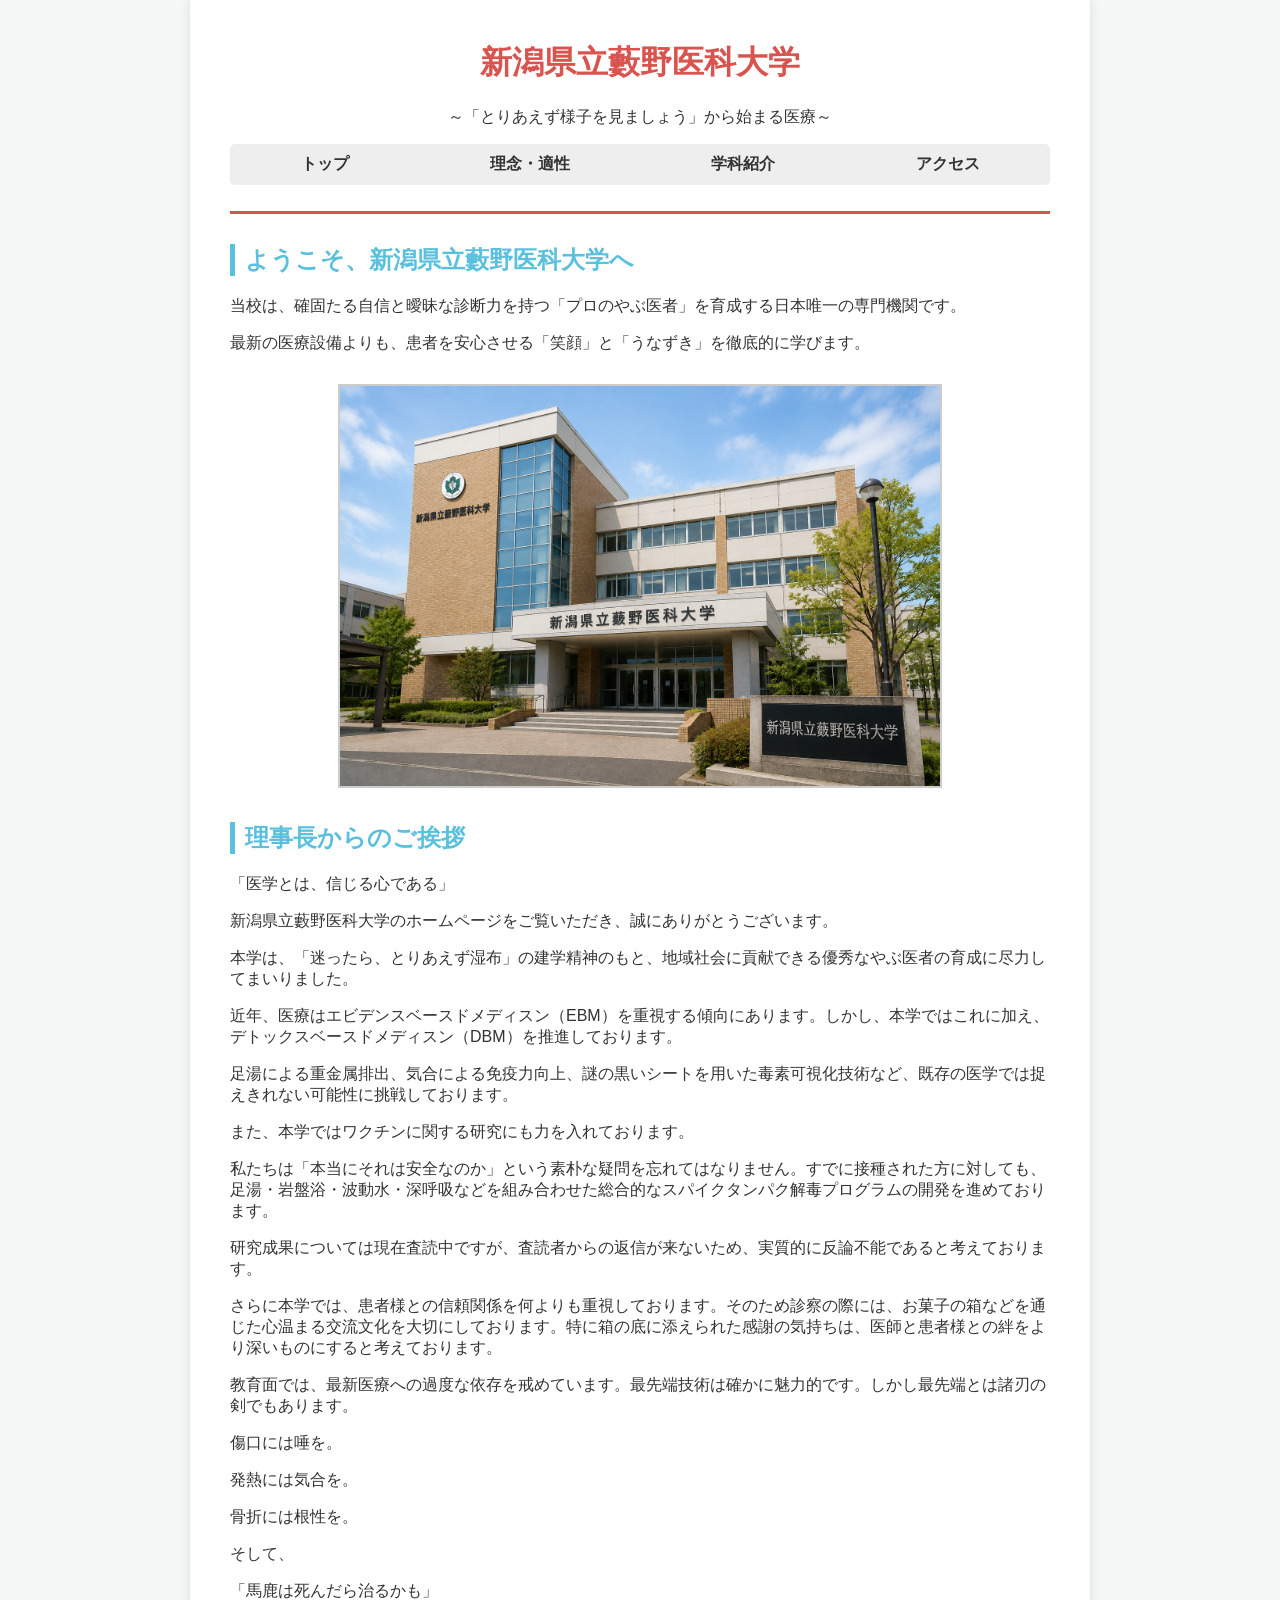
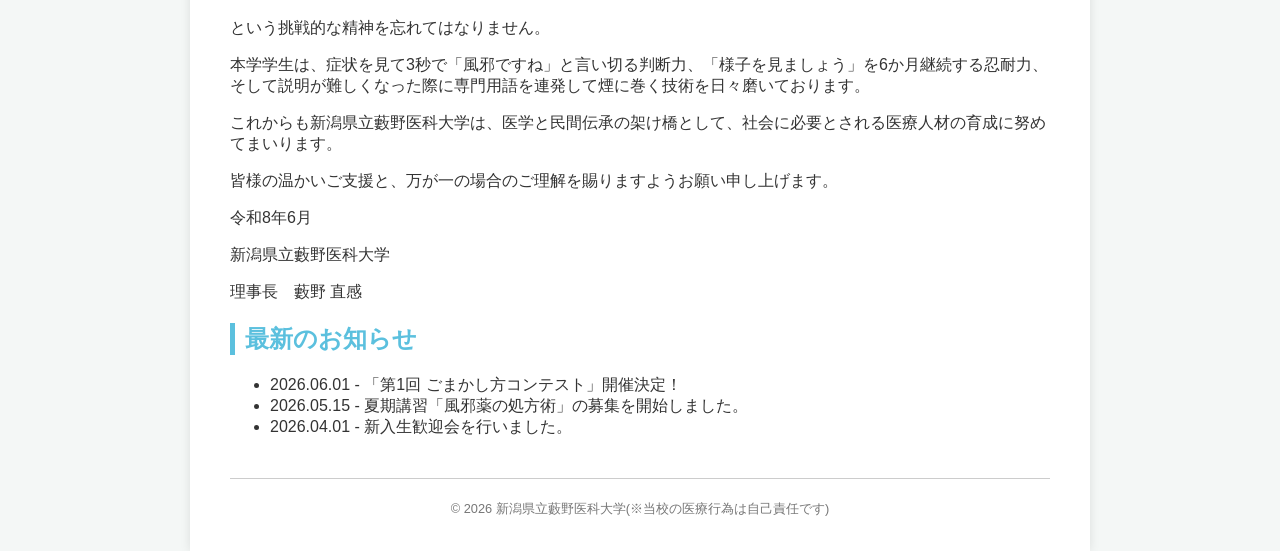
<file: index.html>
<!DOCTYPE html>
<html lang="ja">
<head>
    <meta charset="utf-8">
    <title>新潟県立藪野医科大学 | トップページ</title>
    <link rel="stylesheet" href="style.css">
</head>
<body>
    <div class="container">
        <header>
            <h1>新潟県立藪野医科大学</h1>
            <p style="text-align: center;">～「とりあえず様子を見ましょう」から始まる医療～</p>
            <nav>
                <ul>
                    <li><a href="index.html">トップ</a></li>
                    <li><a href="about.html">理念・適性</a></li>
                    <li><a href="course.html">学科紹介</a></li>
                    <li><a href="access.html">アクセス</a></li>
                </ul>
            </nav>
        </header>

        <main>
            <h2>ようこそ、新潟県立藪野医科大学へ</h2>
            <p>当校は、確固たる自信と曖昧な診断力を持つ「プロのやぶ医者」を育成する日本唯一の専門機関です。</p>
            <p>最新の医療設備よりも、患者を安心させる「笑顔」と「うなずき」を徹底的に学びます。</p>
            
            <div style="text-align: center; margin: 30px 0;">
                <img src="school_image.png" alt="学校のイメージ画像（ダミー）" width="600" style="border: 2px solid #ccc;">
            </div>
            
            <h2>理事長からのご挨拶</h2>

            <p>「医学とは、信じる心である」</p>
            <p> 新潟県立藪野医科大学のホームページをご覧いただき、誠にありがとうございます。</p>
                
            <p> 本学は、「迷ったら、とりあえず湿布」の建学精神のもと、地域社会に貢献できる優秀なやぶ医者の育成に尽力してまいりました。</p>
                    
            <p>近年、医療はエビデンスベースドメディスン（EBM）を重視する傾向にあります。しかし、本学ではこれに加え、デトックスベースドメディスン（DBM）を推進しております。</p>
                    
            <p>足湯による重金属排出、気合による免疫力向上、謎の黒いシートを用いた毒素可視化技術など、既存の医学では捉えきれない可能性に挑戦しております。</p>
                    
            <p>また、本学ではワクチンに関する研究にも力を入れております。</p>
            <p>私たちは「本当にそれは安全なのか」という素朴な疑問を忘れてはなりません。すでに接種された方に対しても、足湯・岩盤浴・波動水・深呼吸などを組み合わせた総合的なスパイクタンパク解毒プログラムの開発を進めております。</p>
            <p>研究成果については現在査読中ですが、査読者からの返信が来ないため、実質的に反論不能であると考えております。</p>
                
            <p>さらに本学では、患者様との信頼関係を何よりも重視しております。そのため診察の際には、お菓子の箱などを通じた心温まる交流文化を大切にしております。特に箱の底に添えられた感謝の気持ちは、医師と患者様との絆をより深いものにすると考えております。</p>
            <p>教育面では、最新医療への過度な依存を戒めています。最先端技術は確かに魅力的です。しかし最先端とは諸刃の剣でもあります。</p>
            <p>傷口には唾を。</p>
            <p>発熱には気合を。</p>
            <p>骨折には根性を。</p>
            <p>そして、</p>
            <p>「馬鹿は死んだら治るかも」</p>
            <p>という挑戦的な精神を忘れてはなりません。</p>
            <p>本学学生は、症状を見て3秒で「風邪ですね」と言い切る判断力、「様子を見ましょう」を6か月継続する忍耐力、そして説明が難しくなった際に専門用語を連発して煙に巻く技術を日々磨いております。</p>
                    
            <p>これからも新潟県立藪野医科大学は、医学と民間伝承の架け橋として、社会に必要とされる医療人材の育成に努めてまいります。</p>
                    
            <p>皆様の温かいご支援と、万が一の場合のご理解を賜りますようお願い申し上げます。</p>

                
                    <p>令和8年6月</p>
                    <p>新潟県立藪野医科大学</p>
                    <p>理事長　藪野 直感</p>


            <h2>最新のお知らせ</h2>
            <ul>
                <li>2026.06.01 - 「第1回 ごまかし方コンテスト」開催決定！</li>
                <li>2026.05.15 - 夏期講習「風邪薬の処方術」の募集を開始しました。</li>
                <li>2026.04.01 - 新入生歓迎会を行いました。</li>
            </ul>
        </main>

        <footer>
            <p>© 2026 新潟県立藪野医科大学(※当校の医療行為は自己責任です)</p>
        </footer>
    </div>
</body>
</html>
</file>
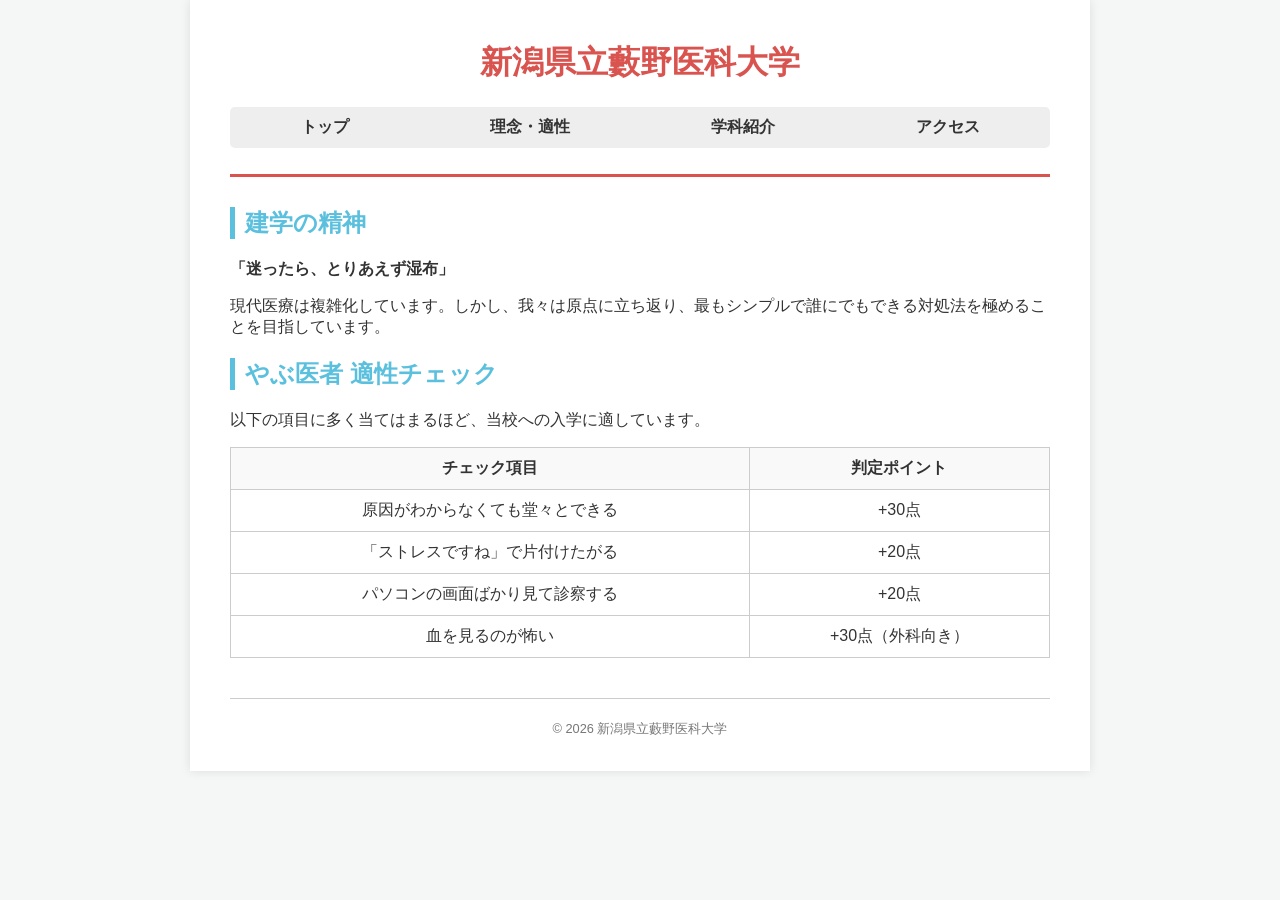
<file: about.html>
<!DOCTYPE html>
<html lang="ja">
<head>
    <meta charset="utf-8">
    <title>理念・適性 | 新潟県立藪野医科大学</title>
    <link rel="stylesheet" href="style.css">
</head>
<body>
    <div class="container">
        <header>
            <h1>新潟県立藪野医科大学</h1>
            <nav>
                <ul>
                    <li><a href="index.html">トップ</a></li>
                    <li><a href="about.html">理念・適性</a></li>
                    <li><a href="course.html">学科紹介</a></li>
                    <li><a href="access.html">アクセス</a></li>
                </ul>
            </nav>
        </header>

        <main>
            <h2>建学の精神</h2>
            <p><strong>「迷ったら、とりあえず湿布」</strong></p>
            <p>現代医療は複雑化しています。しかし、我々は原点に立ち返り、最もシンプルで誰にでもできる対処法を極めることを目指しています。</p>

            <h2>やぶ医者 適性チェック</h2>
            <p>以下の項目に多く当てはまるほど、当校への入学に適しています。</p>
            
            <table>
                <tr>
                    <th>チェック項目</th>
                    <th>判定ポイント</th>
                </tr>
                <tr>
                    <td>原因がわからなくても堂々とできる</td>
                    <td>+30点</td>
                </tr>
                <tr>
                    <td>「ストレスですね」で片付けたがる</td>
                    <td>+20点</td>
                </tr>
                <tr>
                    <td>パソコンの画面ばかり見て診察する</td>
                    <td>+20点</td>
                </tr>
                <tr>
                    <td>血を見るのが怖い</td>
                    <td>+30点（外科向き）</td>
                </tr>
            </table>
        </main>

        <footer>
            <p>© 2026 新潟県立藪野医科大学</p>
        </footer>
    </div>
</body>
</html>
</file>
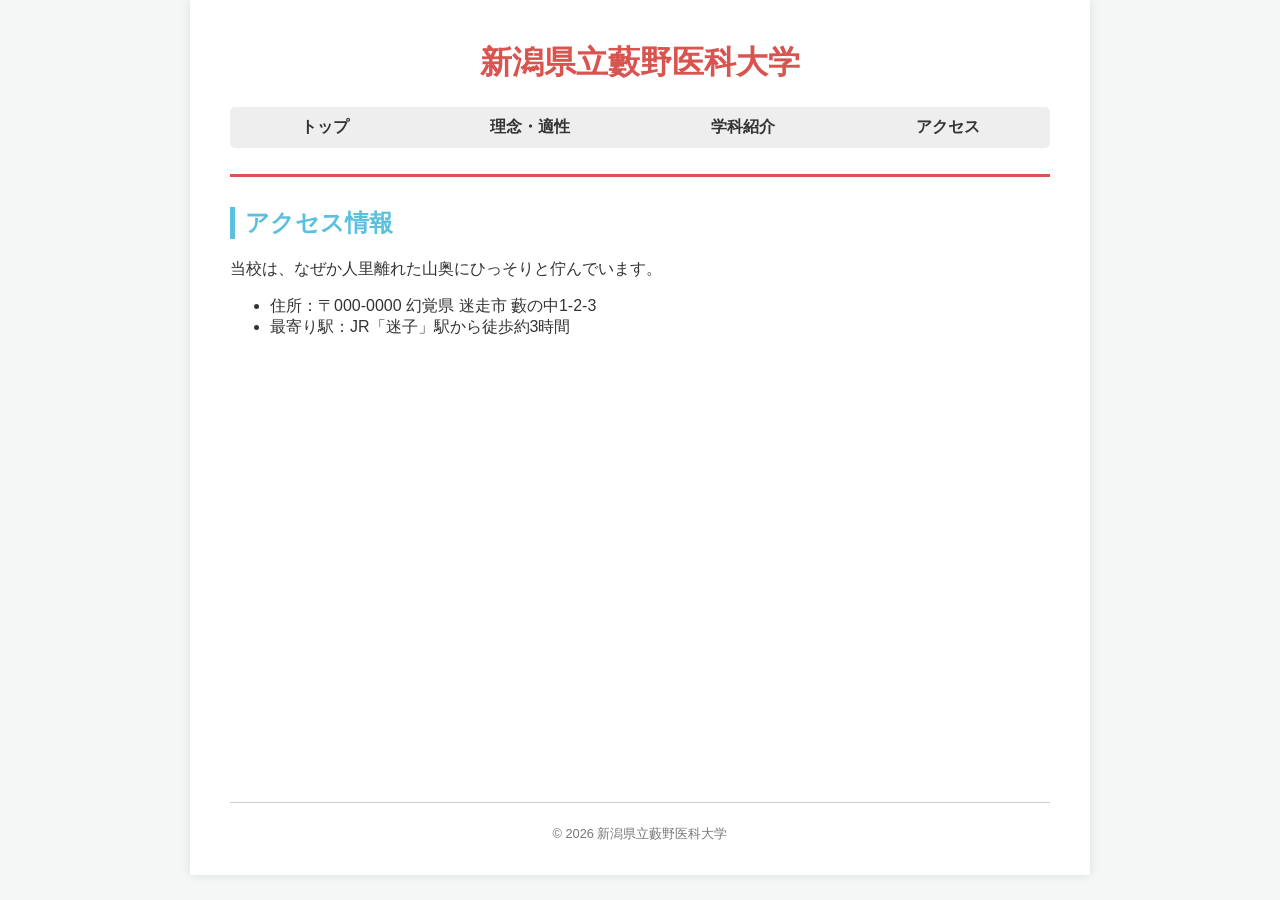
<file: access.html>
<!DOCTYPE html>
<html lang="ja">
<head>
    <meta charset="utf-8">
    <title>アクセス | 新潟県立藪野医科大学</title>
    <link rel="stylesheet" href="style.css">
</head>
<body>
    <div class="container">
        <header>
            <h1>新潟県立藪野医科大学</h1>
            <nav>
                <ul>
                    <li><a href="index.html">トップ</a></li>
                    <li><a href="about.html">理念・適性</a></li>
                    <li><a href="course.html">学科紹介</a></li>
                    <li><a href="access.html">アクセス</a></li>
                </ul>
            </nav>
        </header>

        <main>
            <h2>アクセス情報</h2>
            <p>当校は、なぜか人里離れた山奥にひっそりと佇んでいます。</p>
            
            <ul>
                <li>住所：〒000-0000 幻覚県 迷走市 藪の中1-2-3</li>
                <li>最寄り駅：JR「迷子」駅から徒歩約3時間</li>
            </ul>

            <div style="text-align: center; margin-top: 20px;">
                <iframe src="https://www.google.com/maps/embed?pb=!1m18!1m12!1m3!1d3284.154564887304!2d135.1500742152342!3d34.26477018054942!2m3!1f0!2f0!3f0!3m2!1i1024!2i768!4f13.1!3m3!1m2!1s0x6000b55555555555%3A0x5555555555555555!2z5ZKM5q2M5bGx5aSn5a2m!5e0!3m2!1sja!2sjp!4v1700000000000!5m2!1sja!2sjp" width="600" height="400" style="border:0;" allowfullscreen="" loading="lazy"></iframe>
            </div>
        </main>

        <footer>
            <p>© 2026 新潟県立藪野医科大学</p>
        </footer>
    </div>
</body>
</html>
</file>
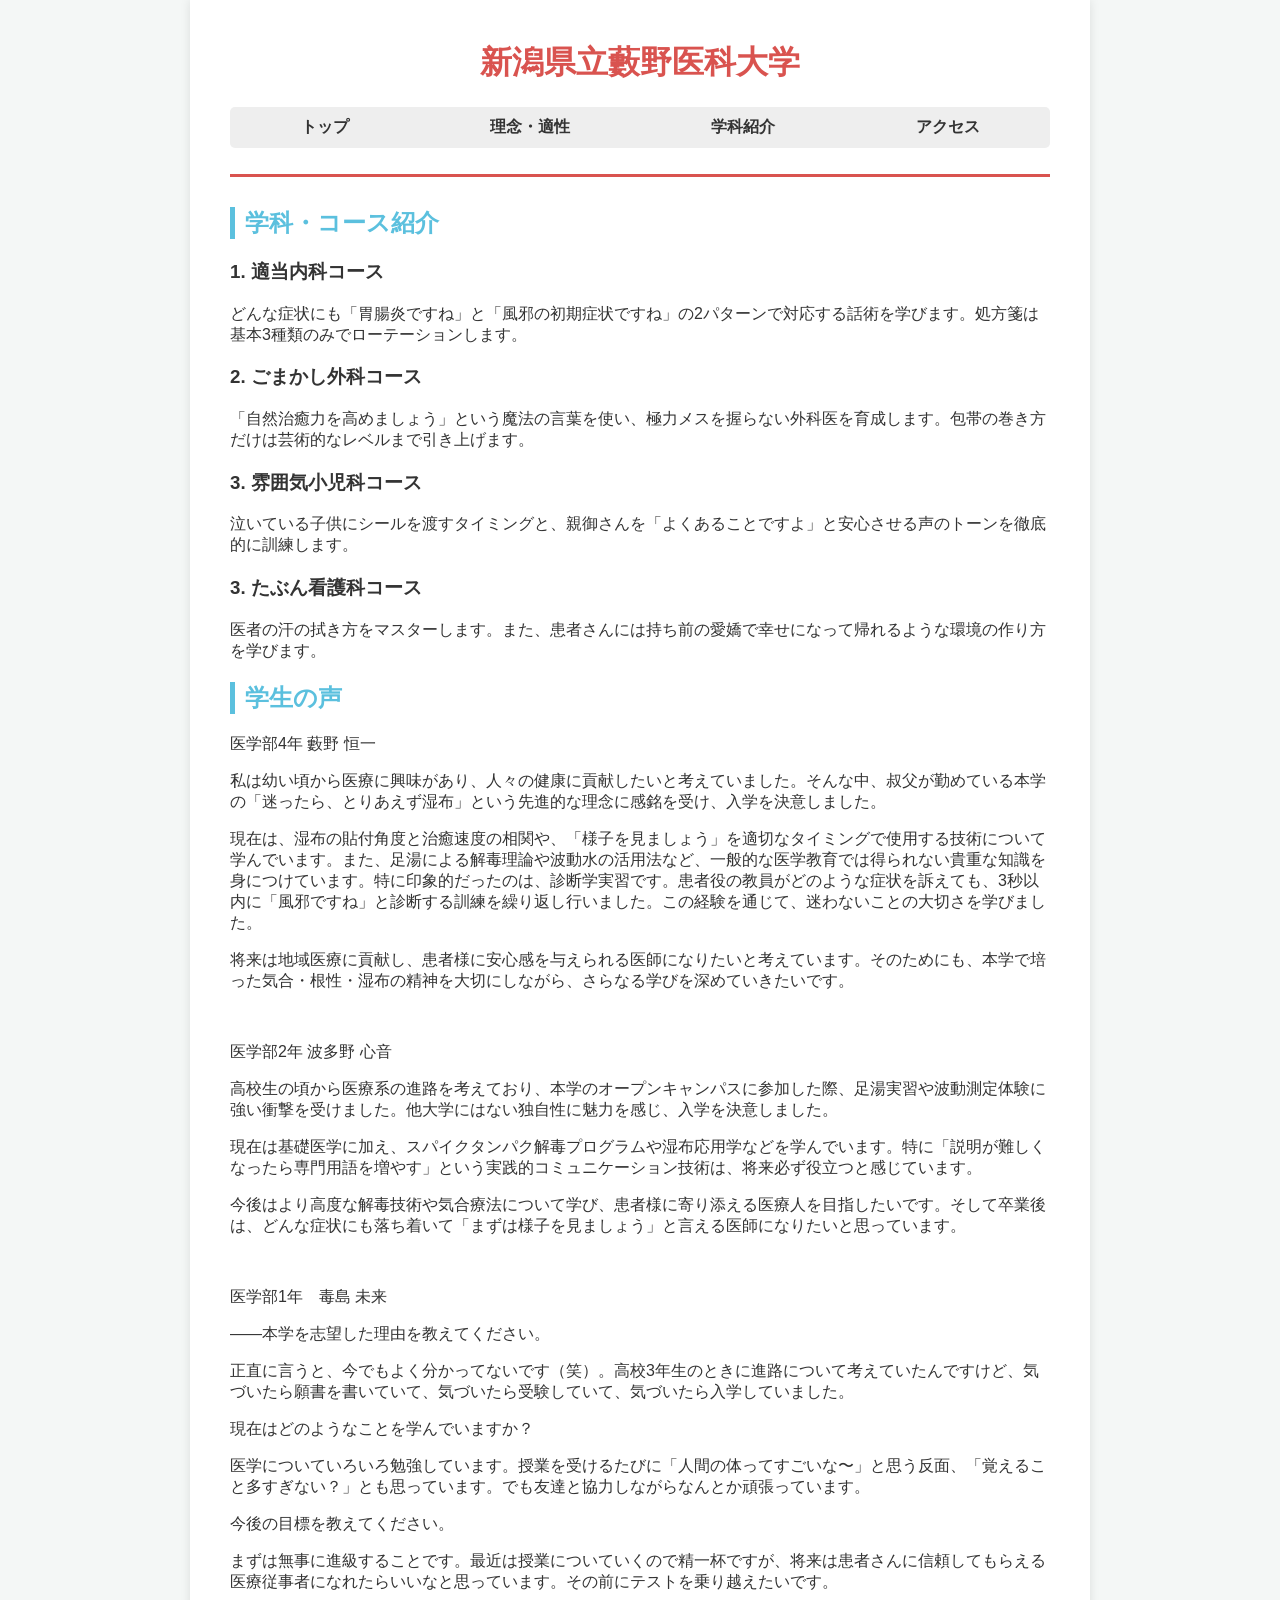
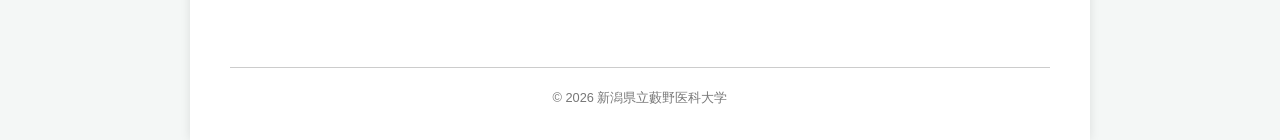
<file: course.html>
<!DOCTYPE html>
<html lang="ja">
<head>
    <meta charset="utf-8">
    <title>学科紹介 | 新潟県立藪野医科大学</title>
    <link rel="stylesheet" href="style.css">
</head>
<body>
    <div class="container">
        <header>
            <h1>新潟県立藪野医科大学</h1>
            <nav>
                <ul>
                    <li><a href="index.html">トップ</a></li>
                    <li><a href="about.html">理念・適性</a></li>
                    <li><a href="course.html">学科紹介</a></li>
                    <li><a href="access.html">アクセス</a></li>
                </ul>
            </nav>
        </header>

        <main>
            <h2>学科・コース紹介</h2>
            
            <h3>1. 適当内科コース</h3>
            <p>どんな症状にも「胃腸炎ですね」と「風邪の初期症状ですね」の2パターンで対応する話術を学びます。処方箋は基本3種類のみでローテーションします。</p>
            
            <h3>2. ごまかし外科コース</h3>
            <p>「自然治癒力を高めましょう」という魔法の言葉を使い、極力メスを握らない外科医を育成します。包帯の巻き方だけは芸術的なレベルまで引き上げます。</p>

            <h3>3. 雰囲気小児科コース</h3>
            <p>泣いている子供にシールを渡すタイミングと、親御さんを「よくあることですよ」と安心させる声のトーンを徹底的に訓練します。</p>
            
            <h3>3. たぶん看護科コース</h3>
            <p>医者の汗の拭き方をマスターします。また、患者さんには持ち前の愛嬌で幸せになって帰れるような環境の作り方を学びます。</p>

            <h2>学生の声</h2>
            <p>医学部4年  藪野 恒一</p>
            <p>私は幼い頃から医療に興味があり、人々の健康に貢献したいと考えていました。そんな中、叔父が勤めている本学の「迷ったら、とりあえず湿布」という先進的な理念に感銘を受け、入学を決意しました。</p>
            <p>現在は、湿布の貼付角度と治癒速度の相関や、「様子を見ましょう」を適切なタイミングで使用する技術について学んでいます。また、足湯による解毒理論や波動水の活用法など、一般的な医学教育では得られない貴重な知識を身につけています。特に印象的だったのは、診断学実習です。患者役の教員がどのような症状を訴えても、3秒以内に「風邪ですね」と診断する訓練を繰り返し行いました。この経験を通じて、迷わないことの大切さを学びました。</p>
            <p>将来は地域医療に貢献し、患者様に安心感を与えられる医師になりたいと考えています。そのためにも、本学で培った気合・根性・湿布の精神を大切にしながら、さらなる学びを深めていきたいです。</p><br>

            <p>医学部2年  波多野 心音</p>
            <p>高校生の頃から医療系の進路を考えており、本学のオープンキャンパスに参加した際、足湯実習や波動測定体験に強い衝撃を受けました。他大学にはない独自性に魅力を感じ、入学を決意しました。</p>
            <p>現在は基礎医学に加え、スパイクタンパク解毒プログラムや湿布応用学などを学んでいます。特に「説明が難しくなったら専門用語を増やす」という実践的コミュニケーション技術は、将来必ず役立つと感じています。</p>
            <p>今後はより高度な解毒技術や気合療法について学び、患者様に寄り添える医療人を目指したいです。そして卒業後は、どんな症状にも落ち着いて「まずは様子を見ましょう」と言える医師になりたいと思っています。</p><br>
           
            <p>医学部1年　毒島 未来</p>
            <p>――本学を志望した理由を教えてください。</p>
            <p>正直に言うと、今でもよく分かってないです（笑）。高校3年生のときに進路について考えていたんですけど、気づいたら願書を書いていて、気づいたら受験していて、気づいたら入学していました。</p>
            <p>現在はどのようなことを学んでいますか？</p>
            <p>医学についていろいろ勉強しています。授業を受けるたびに「人間の体ってすごいな〜」と思う反面、「覚えること多すぎない？」とも思っています。でも友達と協力しながらなんとか頑張っています。</p>
            <p>今後の目標を教えてください。</p>
            <p>まずは無事に進級することです。最近は授業についていくので精一杯ですが、将来は患者さんに信頼してもらえる医療従事者になれたらいいなと思っています。その前にテストを乗り越えたいです。</p><br>  
        </main>
        <footer>
            <p>© 2026 新潟県立藪野医科大学</p>
        </footer>
    </div>
</body>
</html>
</file>
<file: style.css>
/* 全体のベース設定 */
body {
    background-color: #f4f7f6; /* 清潔感のある薄いブルーグレー */
    color: #333;
    font-family: sans-serif;
    margin: 0;
    padding: 0;
}

/* ページ全体を囲むコンテナ（ボックスモデル） */
.container {
    width: 900px;
    margin: 0 auto;
    background-color: #fff;
    padding: 20px 40px;
    box-sizing: border-box; /* paddingを含めたサイズ計算 */
    box-shadow: 0 0 10px rgba(0,0,0,0.1); /* 軽い影をつける */
}

/* ヘッダーとナビゲーション（Flexbox） */
header {
    border-bottom: 3px solid #d9534f; /* 医療っぽい赤のアクセント */
    padding-bottom: 10px;
    margin-bottom: 30px;
}

header h1 {
    color: #d9534f;
    text-align: center;
}

nav ul {
    display: flex; /* Flexboxで横並びに */
    justify-content: space-around; /* 均等に配置 */
    list-style: none;
    padding: 0;
    background-color: #eee;
    border-radius: 5px;
}

nav ul li {
    padding: 10px;
}

nav ul li a {
    text-decoration: none;
    color: #333;
    font-weight: bold;
}

nav ul li a:hover {
    color: #d9534f;
}

/* 各セクションの見出し */
h2 {
    color: #5bc0de; /* 水色系 */
    border-left: 5px solid #5bc0de;
    padding-left: 10px;
}

/* テーブルのデザイン */
table {
    width: 100%;
    border-collapse: collapse;
    margin-bottom: 20px;
}

th, td {
    border: 1px solid #ccc;
    padding: 10px;
    text-align: center;
}

th {
    background-color: #f9f9f9;
}

/* フッター */
footer {
    text-align: center;
    margin-top: 40px;
    padding-top: 10px;
    border-top: 1px solid #ccc;
    font-size: 0.8em;
    color: #777;
}
</file>
